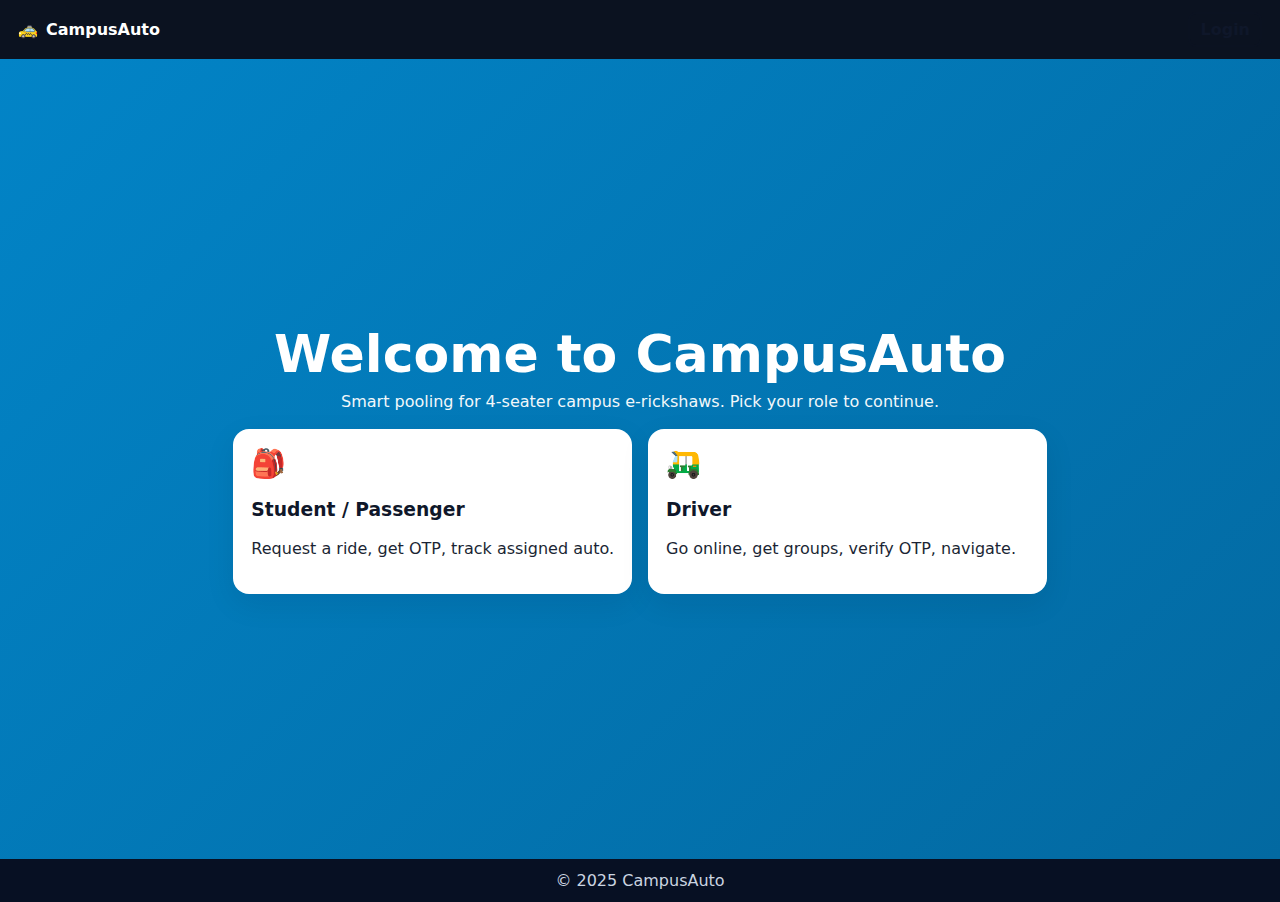
<file: CA/index.html>
<!DOCTYPE html>
<html lang="en">
<head>
  <meta charset="utf-8" />
  <meta name="viewport" content="width=device-width, initial-scale=1" />
  <title>CampusAuto</title>
  <link rel="stylesheet" href="style.css" />
</head>
<body>
  <header class="nav">
    <div class="brand"><span>🚕</span><b>CampusAuto</b></div>
    <a class="btn small outline" href="#">Login</a>
  </header>

  <main class="hero">
    <div class="hero-inner">
      <h1>Welcome to CampusAuto</h1>
      <p>Smart pooling for 4-seater campus e-rickshaws. Pick your role to continue.</p>

      <div class="role-grid">
        <a class="card" href="passenger.html">
          <div class="card-ico">🎒</div>
          <h3>Student / Passenger</h3>
          <p>Request a ride, get OTP, track assigned auto.</p>
        </a>
        <a class="card" href="driver.html">
          <div class="card-ico">🛺</div>
          <h3>Driver</h3>
          <p>Go online, get groups, verify OTP, navigate.</p>
        </a>
      </div>
    </div>
  </main>

  <footer class="footer">© 2025 CampusAuto</footer>
</body>
</html>
</file>
<file: CA/style.css>
* { box-sizing: border-box; }
html, body { height: 100%; margin: 0; font-family: Inter, system-ui, -apple-system, "Segoe UI", Roboto, Arial; color:#0f172a; }
a { color: inherit; text-decoration: none; }

.nav { display:flex; justify-content:space-between; align-items:center; padding:12px 18px; background:#0b1220; color:#fff; position:sticky; top:0; z-index:10; }
.brand { display:flex; gap:8px; align-items:center; font-weight:800; }
.btn { background:linear-gradient(90deg,#2563eb,#06b6d4); color:#fff; padding:10px 16px; border:none; border-radius:12px; cursor:pointer; font-weight:700; transition:transform .15s, box-shadow .15s; display:inline-block; }
.btn:hover { transform:translateY(-2px); box-shadow:0 10px 24px rgba(6,182,212,.18); }
.btn.small { padding:6px 10px; border-radius:8px; font-weight:600; }
.btn.block { width:100%; }
.btn.outline { background:transparent; color:#0f172a; border:2px solid rgba(15,23,42,.12); }

.hero { min-height: calc(100vh - 100px); display:grid; place-items:center; background:linear-gradient(135deg,#0284c7,#0369a1); color:#fff; text-align:center; padding:32px 16px; }
.hero h1 { font-size:clamp(28px,5vw,52px); margin:0 0 8px; }
.hero p { opacity:.95; margin:0 0 18px; }
.role-grid { display:grid; grid-template-columns:repeat(auto-fit,minmax(240px,1fr)); gap:16px; max-width:900px; width:100%; }
.card { background:#fff; color:#0f172a; border-radius:16px; padding:18px; text-align:left; box-shadow:0 10px 30px rgba(2,6,23,.08); transition:transform .15s; }
.card:hover { transform:translateY(-4px); }
.card-ico { font-size:28px; margin-bottom:6px; }

.page { display:grid; grid-template-columns:340px 1fr; gap:16px; padding:16px; }
.panel { background:#fff; border-radius:16px; padding:16px; box-shadow:0 10px 24px rgba(2,6,23,.06); }
.panel label { display:block; margin:12px 0 6px; font-weight:700; }
.panel select { width:100%; padding:10px; border:1px solid #e2e8f0; border-radius:10px; }
.status { margin-top:14px; background:#f8fafc; border:1px dashed #cbd5e1; border-radius:12px; padding:12px; }
.status h3 { margin:0 0 6px; }
.row { display:flex; gap:10px; margin-top:10px; }
.otp { font-weight:800; margin-top:8px; }
.hide { display:none; }

.map-wrap { background:#fff; border-radius:16px; padding:8px; box-shadow:0 10px 24px rgba(2,6,23,.06); }
.map { width:100%; height: calc(100vh - 150px); border-radius:12px; }

.footer { padding:12px; text-align:center; color:#cbd5e1; background:#071023; }

.tips { margin-top:12px; font-size:.9rem; color:#334155; }

@media (max-width: 960px) {
  .page { grid-template-columns:1fr; }
  .map { height: 60vh; }
}
</file>
